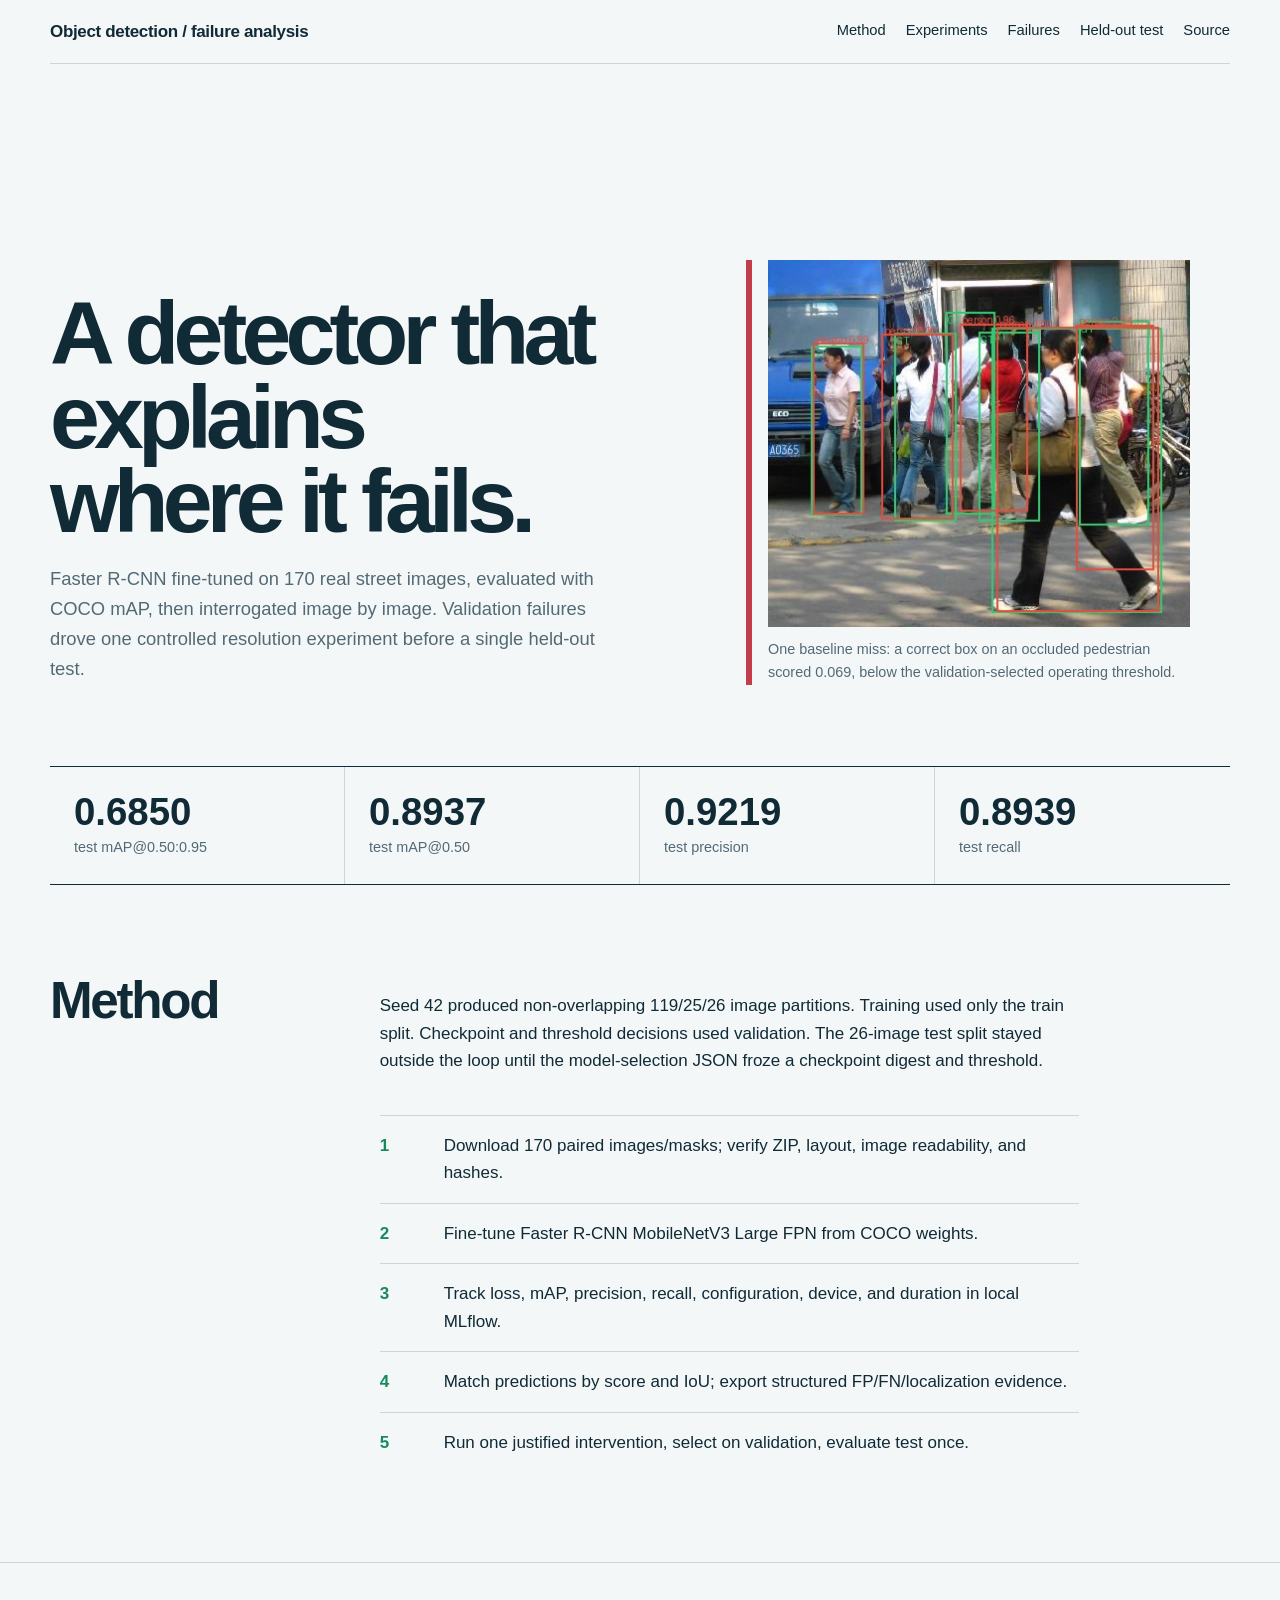
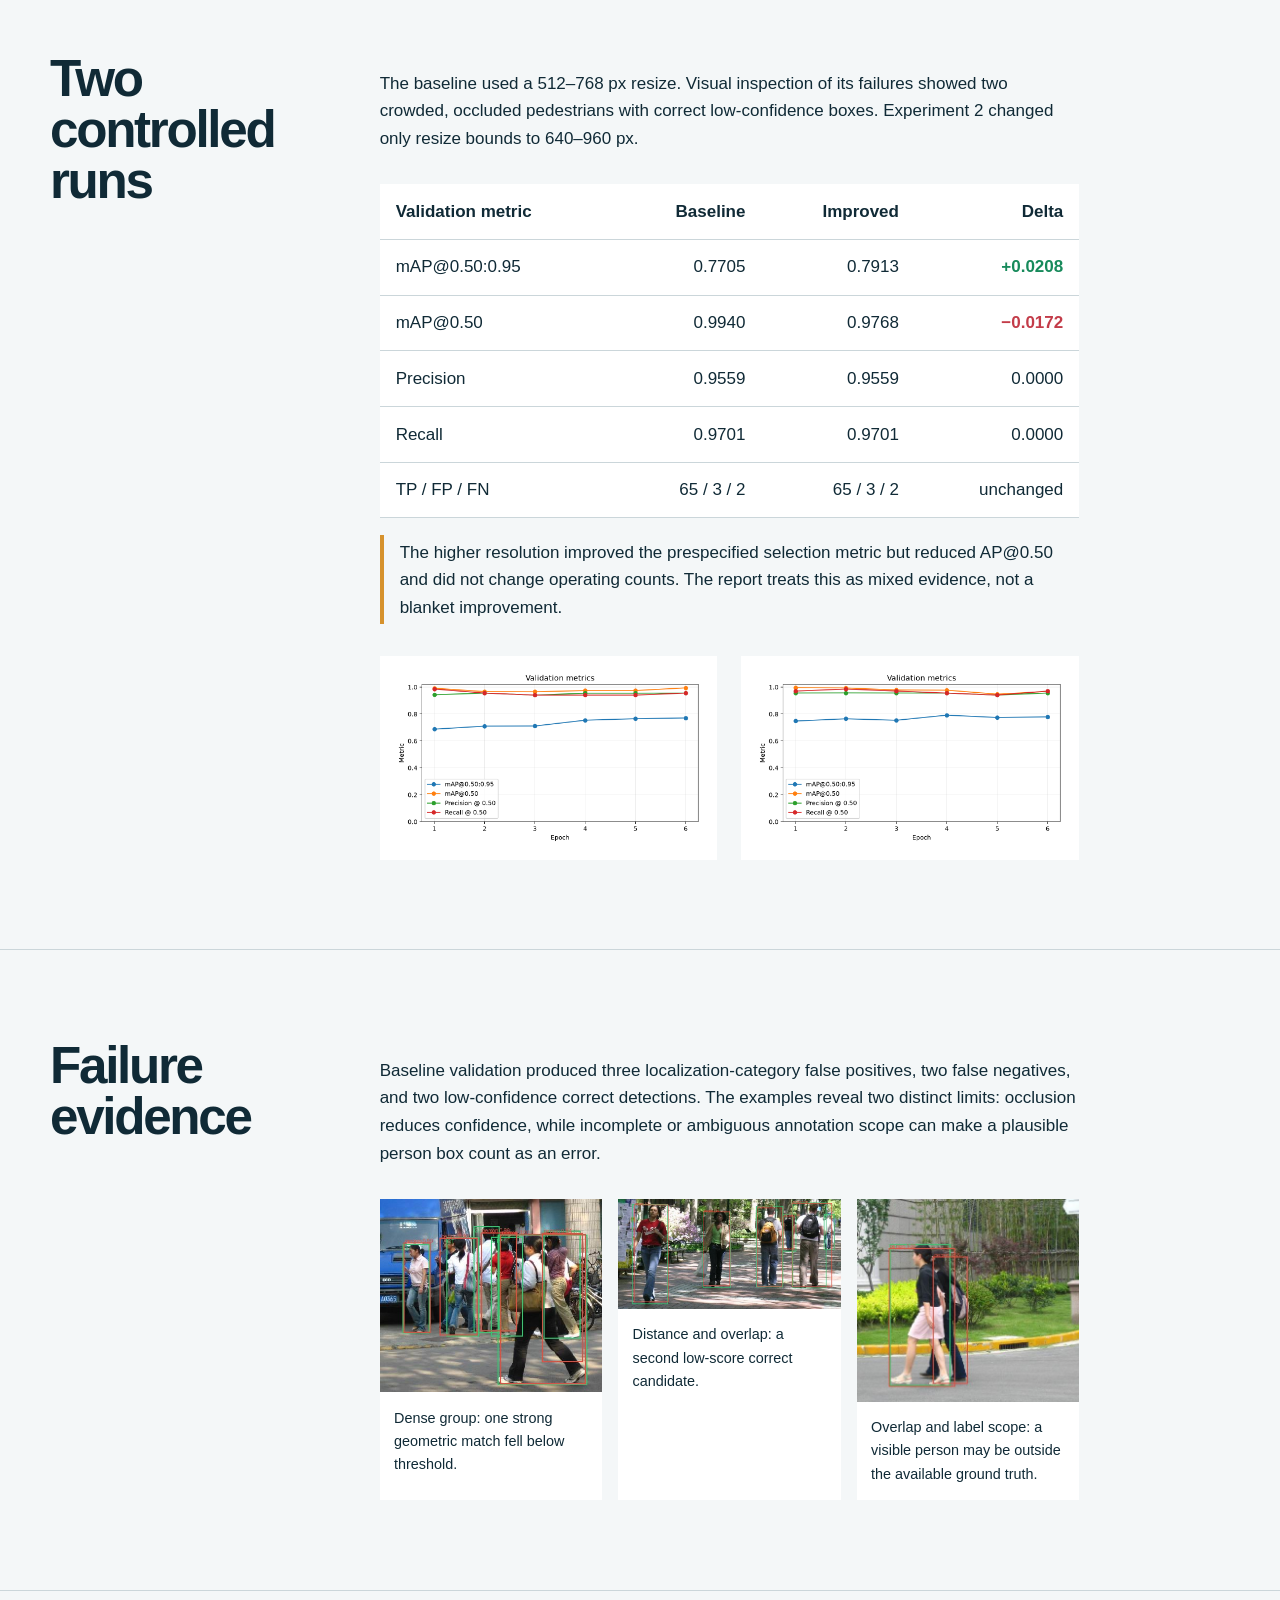
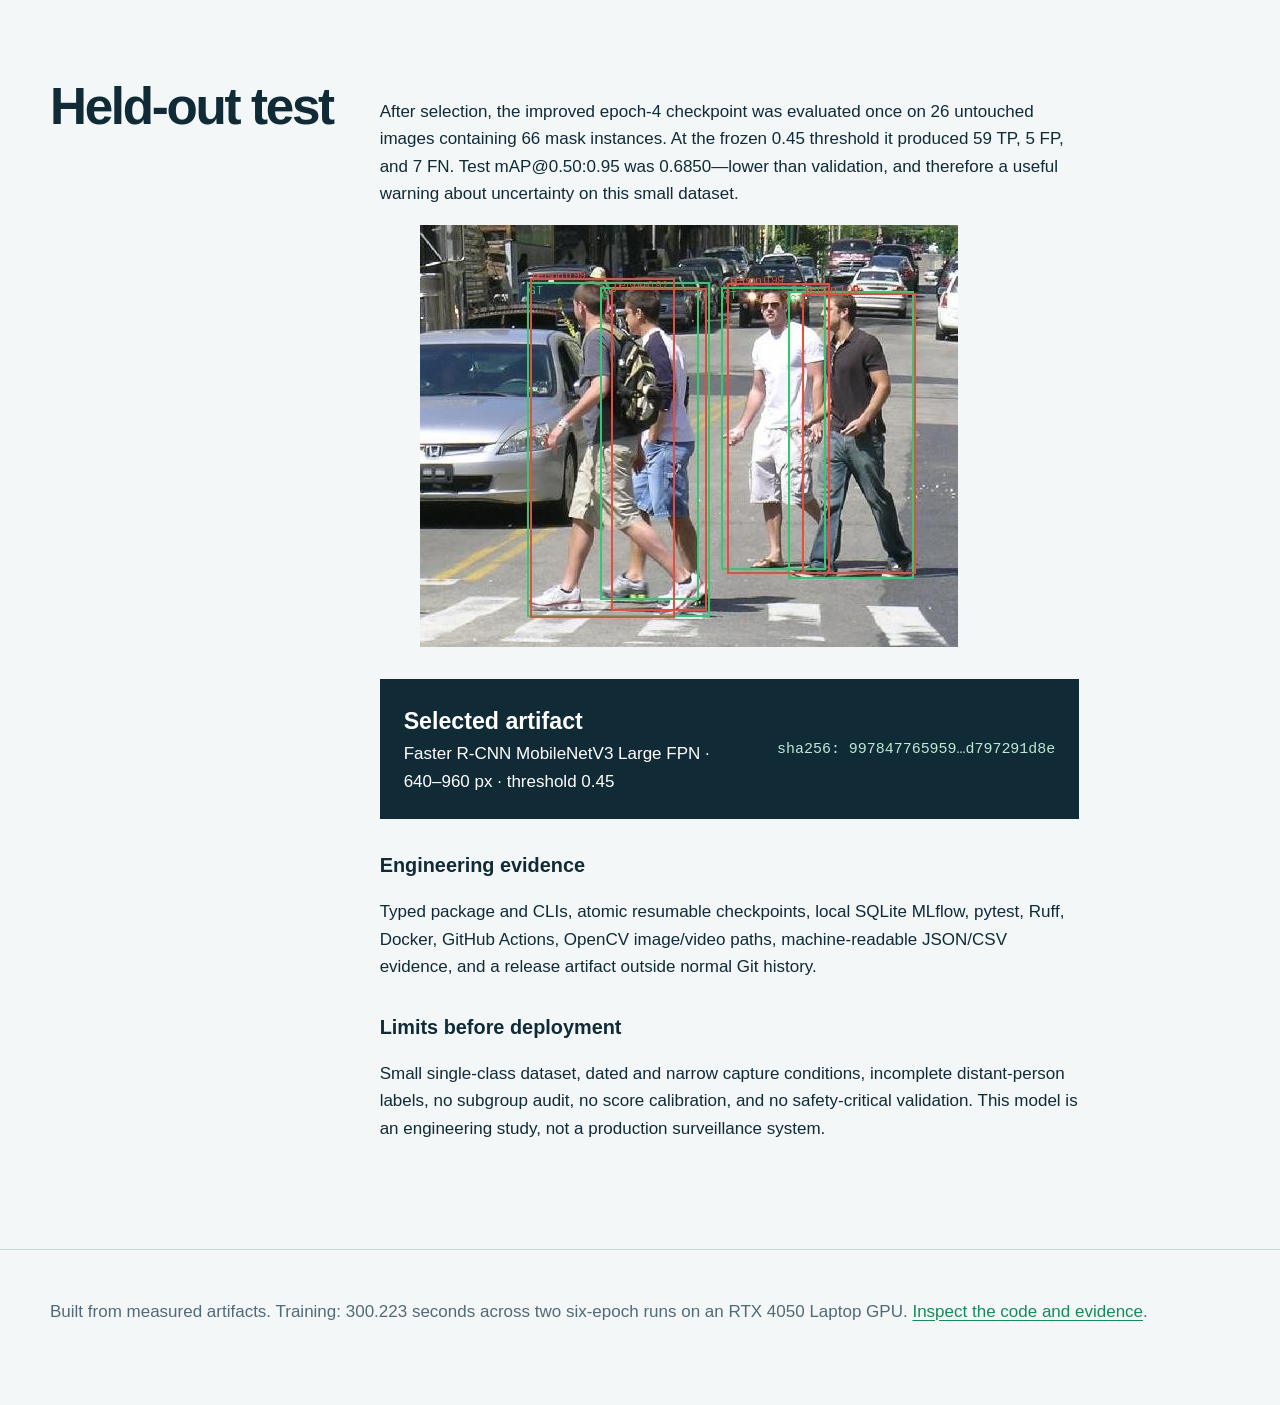
<file: docs/index.html>
<!doctype html>
<html lang="en">
<head>
  <meta charset="utf-8">
  <meta name="viewport" content="width=device-width, initial-scale=1">
  <meta name="description" content="Measured results and failure analysis from a reproducible PyTorch pedestrian detector.">
  <title>PyTorch Object Detection — Experiment Report</title>
  <link rel="stylesheet" href="styles.css">
</head>
<body>
  <header class="shell topbar">
    <strong>Object detection / failure analysis</strong>
    <nav aria-label="Report navigation">
      <a href="#method">Method</a>
      <a href="#experiments">Experiments</a>
      <a href="#failures">Failures</a>
      <a href="#test">Held-out test</a>
      <a href="https://github.com/leafyve/pytorch-object-detection-failure-analysis">Source</a>
    </nav>
  </header>

  <main>
    <div class="shell hero">
      <div>
        <h1>A detector that explains where it fails.</h1>
        <p>Faster R-CNN fine-tuned on 170 real street images, evaluated with COCO mAP,
        then interrogated image by image. Validation failures drove one controlled
        resolution experiment before a single held-out test.</p>
      </div>
      <figure class="hero-visual">
        <img src="assets/failure-occlusion-group.jpg" alt="Crowded street scene with green ground-truth boxes and red predicted pedestrian boxes">
        <figcaption>One baseline miss: a correct box on an occluded pedestrian scored 0.069,
        below the validation-selected operating threshold.</figcaption>
      </figure>
    </div>

    <div class="shell metric-strip" aria-label="Final held-out test metrics">
      <div class="metric"><b>0.6850</b><span>test mAP@0.50:0.95</span></div>
      <div class="metric"><b>0.8937</b><span>test mAP@0.50</span></div>
      <div class="metric"><b>0.9219</b><span>test precision</span></div>
      <div class="metric"><b>0.8939</b><span>test recall</span></div>
    </div>

    <section id="method">
      <div class="shell section-head">
        <h2>Method</h2>
        <div class="prose">
          <p>Seed 42 produced non-overlapping 119/25/26 image partitions. Training used
          only the train split. Checkpoint and threshold decisions used validation.
          The 26-image test split stayed outside the loop until the model-selection
          JSON froze a checkpoint digest and threshold.</p>
          <ol class="pipeline">
            <li><span>Download 170 paired images/masks; verify ZIP, layout, image readability, and hashes.</span></li>
            <li><span>Fine-tune Faster R-CNN MobileNetV3 Large FPN from COCO weights.</span></li>
            <li><span>Track loss, mAP, precision, recall, configuration, device, and duration in local MLflow.</span></li>
            <li><span>Match predictions by score and IoU; export structured FP/FN/localization evidence.</span></li>
            <li><span>Run one justified intervention, select on validation, evaluate test once.</span></li>
          </ol>
        </div>
      </div>
    </section>

    <section id="experiments">
      <div class="shell section-head">
        <h2>Two controlled runs</h2>
        <div class="prose">
          <p>The baseline used a 512–768 px resize. Visual inspection of its failures
          showed two crowded, occluded pedestrians with correct low-confidence boxes.
          Experiment 2 changed only resize bounds to 640–960 px.</p>
          <div class="table-wrap">
            <table>
              <thead><tr><th>Validation metric</th><th>Baseline</th><th>Improved</th><th>Delta</th></tr></thead>
              <tbody>
                <tr><td>mAP@0.50:0.95</td><td>0.7705</td><td>0.7913</td><td class="positive">+0.0208</td></tr>
                <tr><td>mAP@0.50</td><td>0.9940</td><td>0.9768</td><td class="negative">−0.0172</td></tr>
                <tr><td>Precision</td><td>0.9559</td><td>0.9559</td><td>0.0000</td></tr>
                <tr><td>Recall</td><td>0.9701</td><td>0.9701</td><td>0.0000</td></tr>
                <tr><td>TP / FP / FN</td><td>65 / 3 / 2</td><td>65 / 3 / 2</td><td>unchanged</td></tr>
              </tbody>
            </table>
          </div>
          <p class="evidence-note">The higher resolution improved the prespecified
          selection metric but reduced AP@0.50 and did not change operating counts.
          The report treats this as mixed evidence, not a blanket improvement.</p>
          <div class="charts">
            <figure><img src="assets/baseline-validation-metrics.png" alt="Baseline validation metrics by epoch"></figure>
            <figure><img src="assets/improved-validation-metrics.png" alt="Improved experiment validation metrics by epoch"></figure>
          </div>
        </div>
      </div>
    </section>

    <section id="failures">
      <div class="shell section-head">
        <h2>Failure evidence</h2>
        <div class="prose">
          <p>Baseline validation produced three localization-category false positives,
          two false negatives, and two low-confidence correct detections. The examples
          reveal two distinct limits: occlusion reduces confidence, while incomplete
          or ambiguous annotation scope can make a plausible person box count as an
          error.</p>
          <div class="failure-grid">
            <figure><img src="assets/failure-occlusion-group.jpg" alt="Occluded people in a dense group with predicted and ground-truth boxes"><figcaption>Dense group: one strong geometric match fell below threshold.</figcaption></figure>
            <figure><img src="assets/failure-distance-group.jpg" alt="Distant pedestrians with green and red boxes"><figcaption>Distance and overlap: a second low-score correct candidate.</figcaption></figure>
            <figure><img src="assets/failure-overlap.jpg" alt="Two overlapping pedestrians with detector boxes"><figcaption>Overlap and label scope: a visible person may be outside the available ground truth.</figcaption></figure>
          </div>
        </div>
      </div>
    </section>

    <section id="test">
      <div class="shell section-head">
        <h2>Held-out test</h2>
        <div class="prose">
          <p>After selection, the improved epoch-4 checkpoint was evaluated once on 26
          untouched images containing 66 mask instances. At the frozen 0.45 threshold
          it produced 59 TP, 5 FP, and 7 FN. Test mAP@0.50:0.95 was 0.6850—lower than
          validation, and therefore a useful warning about uncertainty on this small
          dataset.</p>
          <figure><img src="assets/test-prediction-2.jpg" alt="Held-out street image with ground-truth and predicted pedestrian boxes"></figure>
          <div class="decision">
            <div><strong>Selected artifact</strong><br>Faster R-CNN MobileNetV3 Large FPN · 640–960 px · threshold 0.45</div>
            <code>sha256: 997847765959…d797291d8e</code>
          </div>
          <h3>Engineering evidence</h3>
          <p>Typed package and CLIs, atomic resumable checkpoints, local SQLite MLflow,
          pytest, Ruff, Docker, GitHub Actions, OpenCV image/video paths, machine-readable
          JSON/CSV evidence, and a release artifact outside normal Git history.</p>
          <h3>Limits before deployment</h3>
          <p>Small single-class dataset, dated and narrow capture conditions, incomplete
          distant-person labels, no subgroup audit, no score calibration, and no
          safety-critical validation. This model is an engineering study, not a
          production surveillance system.</p>
        </div>
      </div>
    </section>
  </main>

  <footer class="shell">
    Built from measured artifacts. Training: 300.223 seconds across two six-epoch runs
    on an RTX 4050 Laptop GPU. <a href="https://github.com/leafyve/pytorch-object-detection-failure-analysis">Inspect the code and evidence</a>.
  </footer>
</body>
</html>
</file>
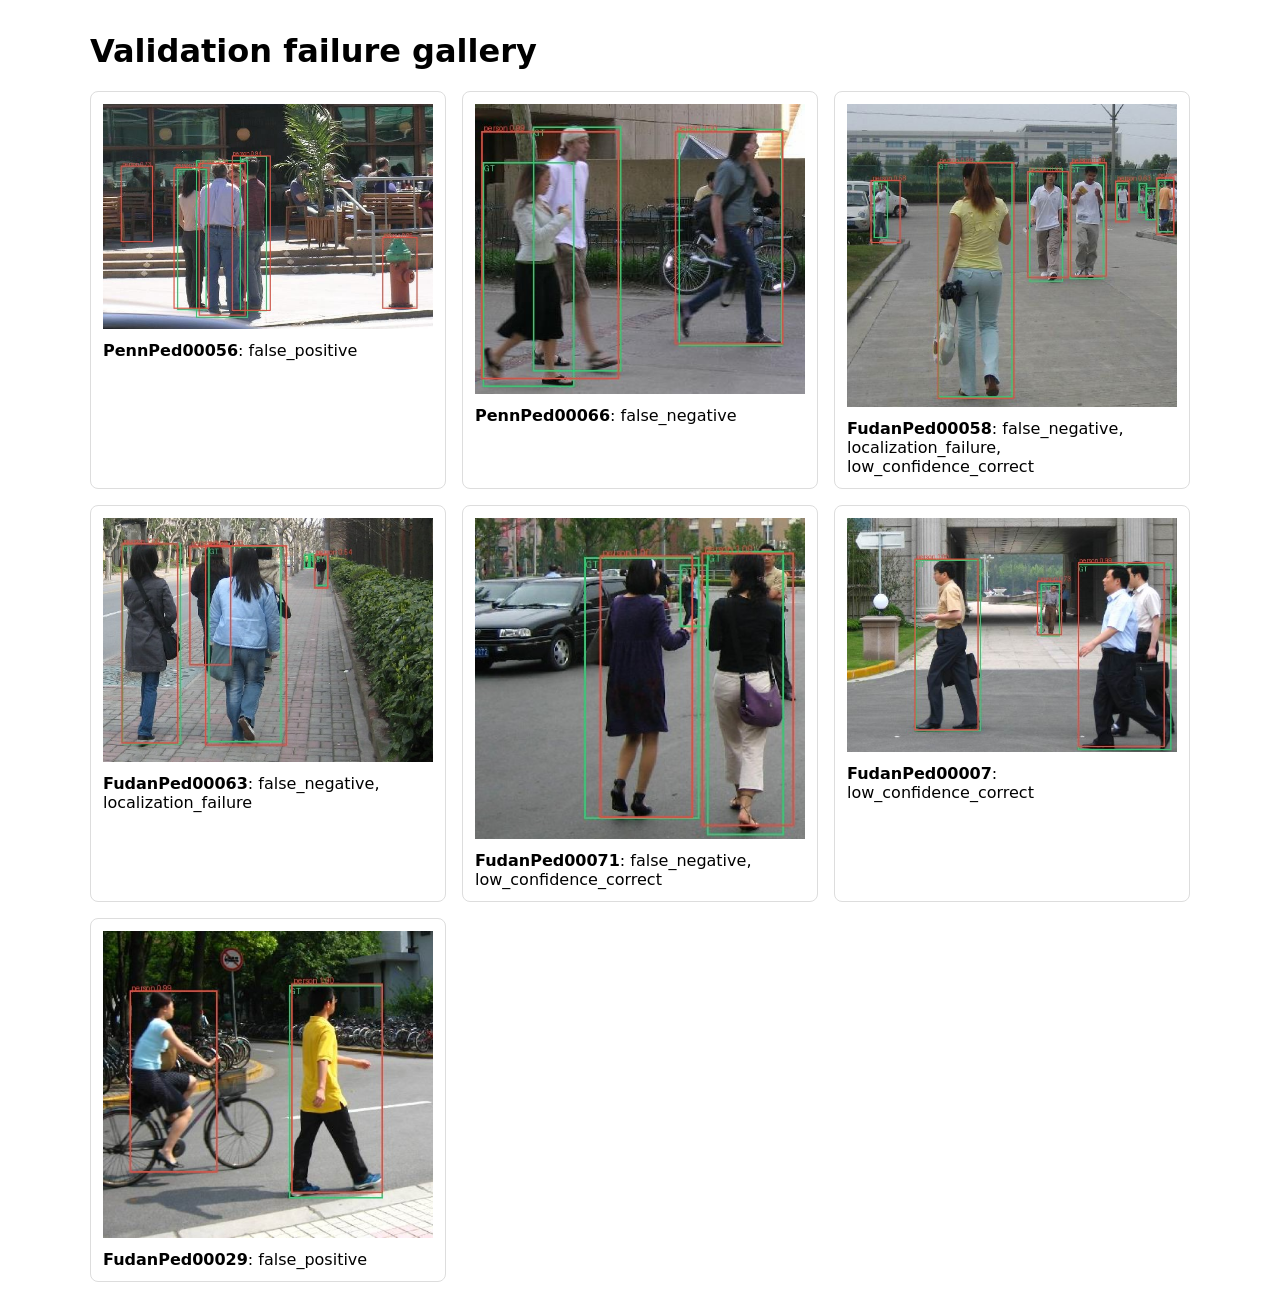
<file: artifacts/final_test/failure_gallery/index.html>
<!doctype html><meta charset="utf-8"><title>Validation failure gallery</title><style>body{font:16px system-ui;max-width:1100px;margin:2rem auto;padding:0 1rem}main{display:grid;grid-template-columns:repeat(auto-fit,minmax(300px,1fr));gap:1rem}figure{margin:0;border:1px solid #ddd;padding:.75rem;border-radius:.5rem}img{max-width:100%;height:auto}figcaption{margin-top:.5rem}</style><h1>Validation failure gallery</h1><main><figure><img src="PennPed00056.jpg" alt="Detection failures for PennPed00056"><figcaption><strong>PennPed00056</strong>: false_positive</figcaption></figure><figure><img src="PennPed00066.jpg" alt="Detection failures for PennPed00066"><figcaption><strong>PennPed00066</strong>: false_negative</figcaption></figure><figure><img src="FudanPed00058.jpg" alt="Detection failures for FudanPed00058"><figcaption><strong>FudanPed00058</strong>: false_negative, localization_failure, low_confidence_correct</figcaption></figure><figure><img src="FudanPed00063.jpg" alt="Detection failures for FudanPed00063"><figcaption><strong>FudanPed00063</strong>: false_negative, localization_failure</figcaption></figure><figure><img src="FudanPed00071.jpg" alt="Detection failures for FudanPed00071"><figcaption><strong>FudanPed00071</strong>: false_negative, low_confidence_correct</figcaption></figure><figure><img src="FudanPed00007.jpg" alt="Detection failures for FudanPed00007"><figcaption><strong>FudanPed00007</strong>: low_confidence_correct</figcaption></figure><figure><img src="FudanPed00029.jpg" alt="Detection failures for FudanPed00029"><figcaption><strong>FudanPed00029</strong>: false_positive</figcaption></figure></main>
</file>
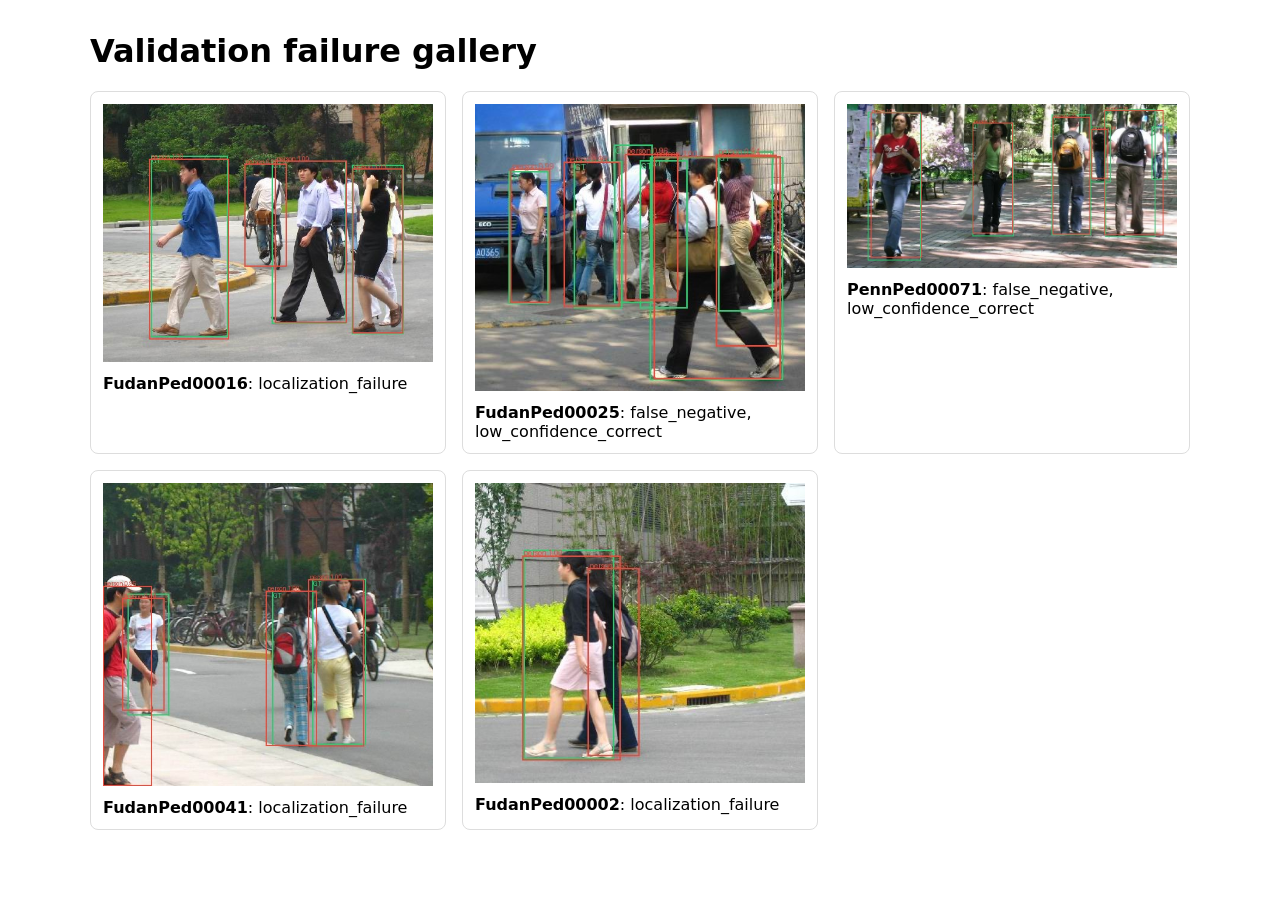
<file: artifacts/experiments/baseline/validation/failure_gallery/index.html>
<!doctype html><meta charset="utf-8"><title>Validation failure gallery</title><style>body{font:16px system-ui;max-width:1100px;margin:2rem auto;padding:0 1rem}main{display:grid;grid-template-columns:repeat(auto-fit,minmax(300px,1fr));gap:1rem}figure{margin:0;border:1px solid #ddd;padding:.75rem;border-radius:.5rem}img{max-width:100%;height:auto}figcaption{margin-top:.5rem}</style><h1>Validation failure gallery</h1><main><figure><img src="FudanPed00016.jpg" alt="Detection failures for FudanPed00016"><figcaption><strong>FudanPed00016</strong>: localization_failure</figcaption></figure><figure><img src="FudanPed00025.jpg" alt="Detection failures for FudanPed00025"><figcaption><strong>FudanPed00025</strong>: false_negative, low_confidence_correct</figcaption></figure><figure><img src="PennPed00071.jpg" alt="Detection failures for PennPed00071"><figcaption><strong>PennPed00071</strong>: false_negative, low_confidence_correct</figcaption></figure><figure><img src="FudanPed00041.jpg" alt="Detection failures for FudanPed00041"><figcaption><strong>FudanPed00041</strong>: localization_failure</figcaption></figure><figure><img src="FudanPed00002.jpg" alt="Detection failures for FudanPed00002"><figcaption><strong>FudanPed00002</strong>: localization_failure</figcaption></figure></main>
</file>
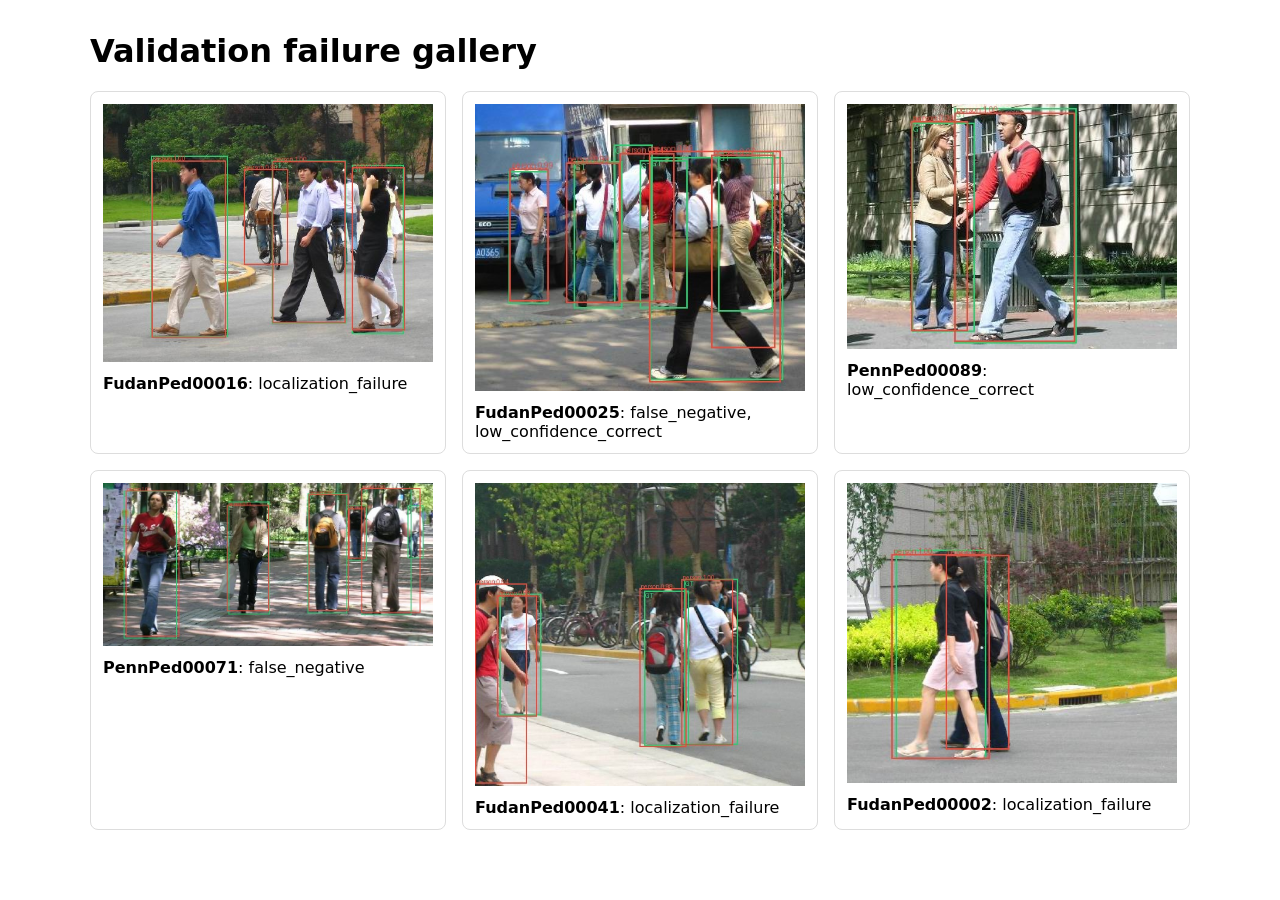
<file: artifacts/experiments/improved/validation/failure_gallery/index.html>
<!doctype html><meta charset="utf-8"><title>Validation failure gallery</title><style>body{font:16px system-ui;max-width:1100px;margin:2rem auto;padding:0 1rem}main{display:grid;grid-template-columns:repeat(auto-fit,minmax(300px,1fr));gap:1rem}figure{margin:0;border:1px solid #ddd;padding:.75rem;border-radius:.5rem}img{max-width:100%;height:auto}figcaption{margin-top:.5rem}</style><h1>Validation failure gallery</h1><main><figure><img src="FudanPed00016.jpg" alt="Detection failures for FudanPed00016"><figcaption><strong>FudanPed00016</strong>: localization_failure</figcaption></figure><figure><img src="FudanPed00025.jpg" alt="Detection failures for FudanPed00025"><figcaption><strong>FudanPed00025</strong>: false_negative, low_confidence_correct</figcaption></figure><figure><img src="PennPed00089.jpg" alt="Detection failures for PennPed00089"><figcaption><strong>PennPed00089</strong>: low_confidence_correct</figcaption></figure><figure><img src="PennPed00071.jpg" alt="Detection failures for PennPed00071"><figcaption><strong>PennPed00071</strong>: false_negative</figcaption></figure><figure><img src="FudanPed00041.jpg" alt="Detection failures for FudanPed00041"><figcaption><strong>FudanPed00041</strong>: localization_failure</figcaption></figure><figure><img src="FudanPed00002.jpg" alt="Detection failures for FudanPed00002"><figcaption><strong>FudanPed00002</strong>: localization_failure</figcaption></figure></main>
</file>
<file: docs/styles.css>
:root {
  --ink: #102a36;
  --paper: #f4f7f8;
  --white: #ffffff;
  --green: #178a5b;
  --red: #c33c49;
  --amber: #d6922d;
  --slate: #526a75;
  --line: #cbd6da;
  --measure: 74ch;
}

* { box-sizing: border-box; }
html { scroll-behavior: smooth; }
body {
  margin: 0;
  color: var(--ink);
  background: var(--paper);
  font-family: Aptos, "Segoe UI Variable", "Segoe UI", sans-serif;
  font-size: 17px;
  line-height: 1.62;
}
a { color: var(--green); text-underline-offset: 0.18em; }
a:focus-visible { outline: 3px solid var(--amber); outline-offset: 3px; }
img { display: block; max-width: 100%; height: auto; }
code { font-family: "Cascadia Code", Consolas, monospace; font-size: 0.88em; }

.shell { width: min(1180px, calc(100% - 2rem)); margin: 0 auto; }
.topbar {
  display: flex;
  justify-content: space-between;
  align-items: center;
  gap: 1rem;
  padding: 1.1rem 0;
  border-bottom: 1px solid var(--line);
}
.topbar strong { letter-spacing: -0.02em; }
.topbar nav { display: flex; gap: 1.25rem; flex-wrap: wrap; }
.topbar a { color: var(--ink); text-decoration: none; font-size: 0.92rem; }

.hero {
  display: grid;
  grid-template-columns: minmax(0, 1.05fr) minmax(320px, 0.95fr);
  gap: clamp(2rem, 6vw, 6rem);
  align-items: end;
  min-height: 78vh;
  padding: clamp(3rem, 8vw, 8rem) 0 4rem;
}
.hero h1 {
  max-width: 11ch;
  margin: 0 0 1.3rem;
  font-size: clamp(3rem, 7vw, 6.7rem);
  line-height: 0.94;
  letter-spacing: -0.065em;
  font-weight: 720;
}
.hero p { max-width: 58ch; font-size: 1.15rem; color: var(--slate); }
.hero-visual { position: relative; border-left: 6px solid var(--red); padding-left: 1rem; }
.hero-visual figcaption { margin-top: 0.7rem; color: var(--slate); font-size: 0.9rem; }

.metric-strip {
  display: grid;
  grid-template-columns: repeat(4, 1fr);
  border-block: 1px solid var(--ink);
}
.metric { padding: 1.5rem; border-right: 1px solid var(--line); }
.metric:last-child { border-right: 0; }
.metric b { display: block; font-size: clamp(1.65rem, 3vw, 2.6rem); line-height: 1.1; }
.metric span { color: var(--slate); font-size: 0.9rem; }

section { padding: clamp(3.5rem, 7vw, 7rem) 0; border-bottom: 1px solid var(--line); }
.section-head { display: grid; grid-template-columns: 0.35fr 1fr; gap: 2rem; }
h2 { margin: 0; font-size: clamp(2rem, 4vw, 3.6rem); line-height: 1; letter-spacing: -0.045em; }
h3 { margin-top: 2.2rem; line-height: 1.2; }
.prose { max-width: var(--measure); }
.evidence-note { border-left: 4px solid var(--amber); padding: 0.2rem 0 0.2rem 1rem; }

.pipeline { list-style: none; padding: 0; margin: 2.5rem 0 0; counter-reset: stage; }
.pipeline li {
  counter-increment: stage;
  display: grid;
  grid-template-columns: 3rem 1fr;
  gap: 1rem;
  padding: 1rem 0;
  border-top: 1px solid var(--line);
}
.pipeline li::before { content: counter(stage); color: var(--green); font-weight: 700; }

.table-wrap { overflow-x: auto; margin-top: 2rem; }
table { width: 100%; border-collapse: collapse; background: var(--white); }
th, td { padding: 0.85rem 1rem; text-align: left; border-bottom: 1px solid var(--line); }
th { font-weight: 650; }
td:not(:first-child), th:not(:first-child) { text-align: right; font-variant-numeric: tabular-nums; }
.positive { color: var(--green); font-weight: 700; }
.negative { color: var(--red); font-weight: 700; }

.failure-grid { display: grid; grid-template-columns: repeat(3, 1fr); gap: 1rem; margin-top: 2rem; }
.failure-grid figure { margin: 0; background: var(--white); }
.failure-grid figcaption { padding: 0.9rem; font-size: 0.9rem; }
.charts { display: grid; grid-template-columns: 1fr 1fr; gap: 1.5rem; margin-top: 2rem; }
.charts figure { margin: 0; background: var(--white); padding: 0.75rem; }

.decision {
  margin-top: 2rem;
  padding: 1.5rem;
  color: var(--white);
  background: var(--ink);
  display: grid;
  grid-template-columns: 1fr auto;
  gap: 2rem;
  align-items: center;
}
.decision strong { font-size: 1.45rem; }
.decision code { color: #bde8d4; word-break: break-all; }

footer { padding: 3rem 0 5rem; color: var(--slate); }

@media (max-width: 800px) {
  .hero, .section-head { grid-template-columns: 1fr; }
  .hero { min-height: auto; }
  .metric-strip { grid-template-columns: 1fr 1fr; }
  .metric:nth-child(2) { border-right: 0; }
  .failure-grid, .charts { grid-template-columns: 1fr; }
  .decision { grid-template-columns: 1fr; }
}
@media (max-width: 480px) {
  body { font-size: 16px; }
  .metric-strip { grid-template-columns: 1fr; }
  .metric { border-right: 0; border-bottom: 1px solid var(--line); }
  .topbar nav { display: none; }
}
@media (prefers-reduced-motion: reduce) {
  html { scroll-behavior: auto; }
}
</file>
